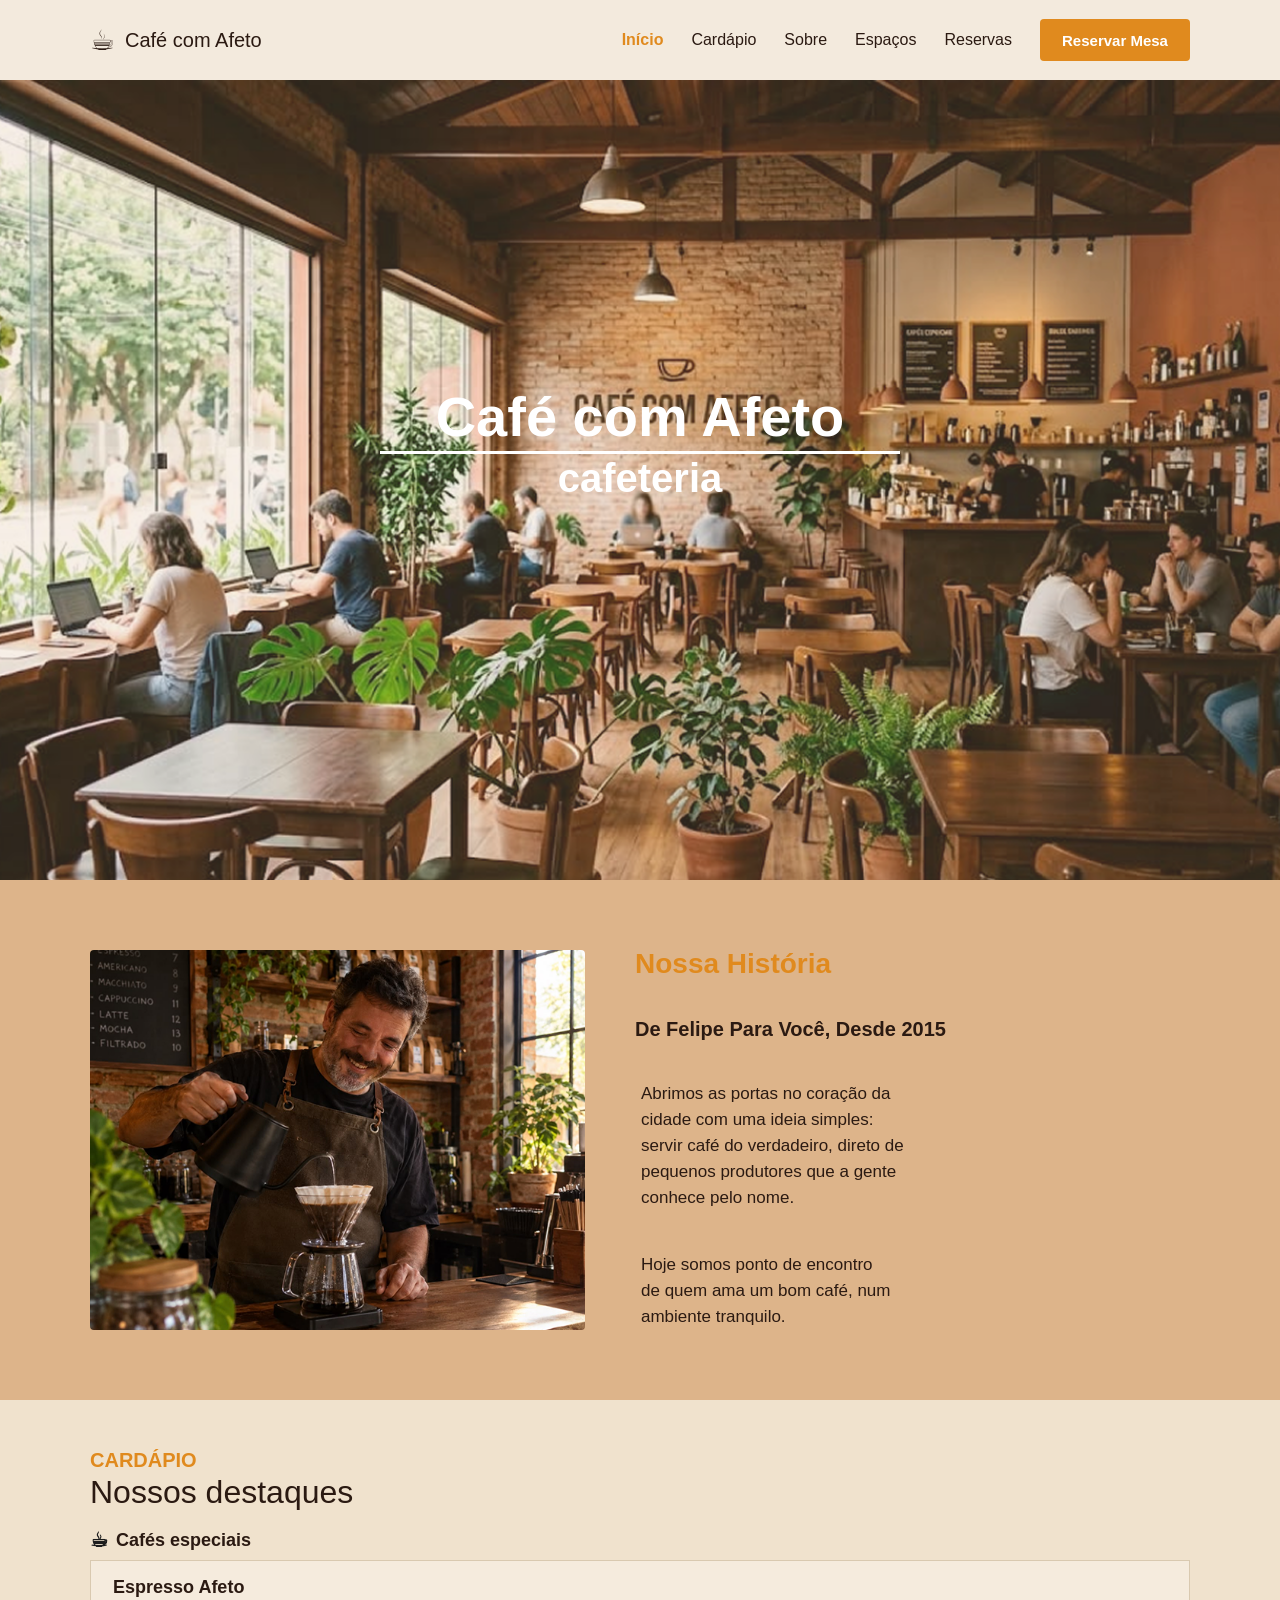
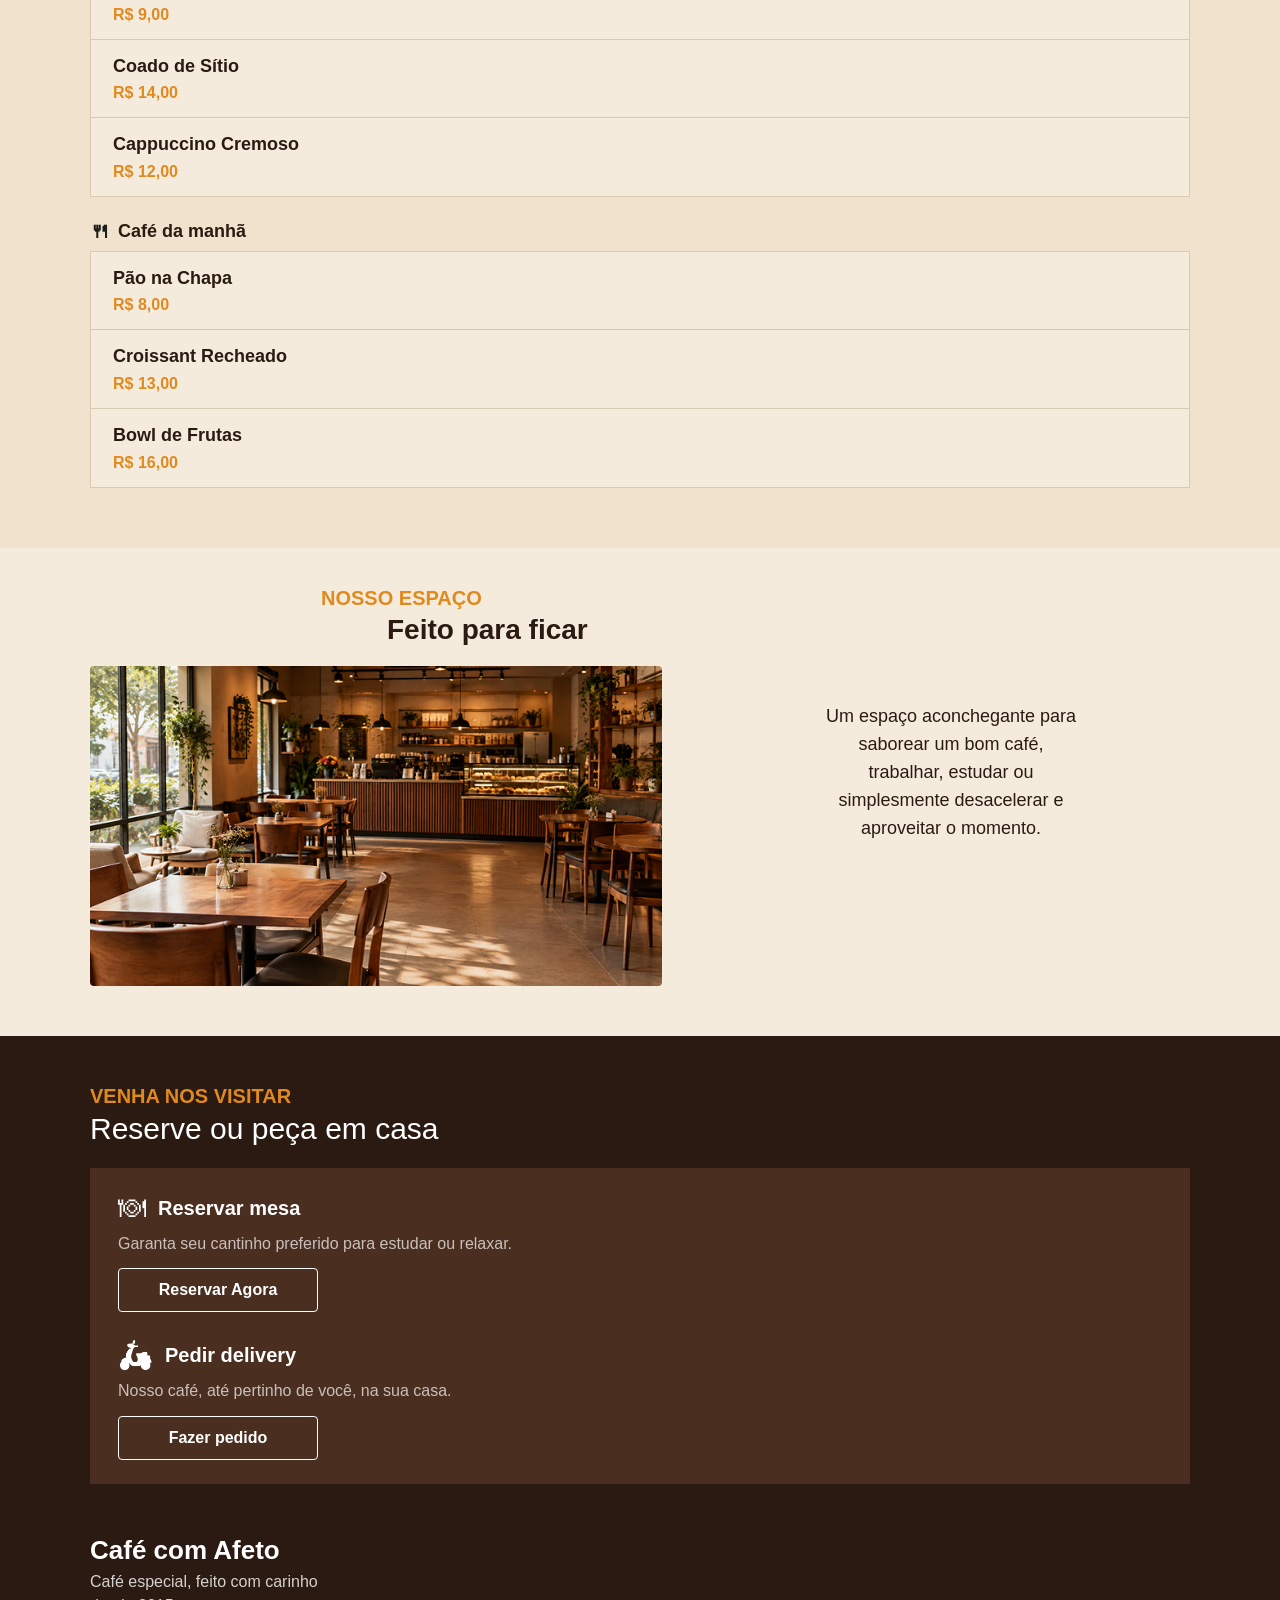
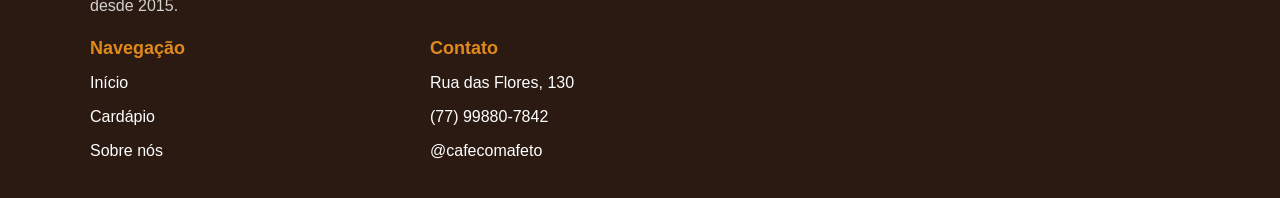
<file: index.html>
<!DOCTYPE html>
<html lang="pt-br">
<head>
  <meta charset="UTF-8">
  <meta name="viewport" content="width=device-width, initial-scale=1.0">
  <title>Café com Afeto</title>
  <link rel="stylesheet" href="estilo.css">
  
<header class="cabecalho">
    <h2 class="logo"><span class="logo-icone">&#9749;&#xFE0E;</span>Café com Afeto</h2>
    <nav class="navegacao">
      <a href="index.html" class="ativo">Início</a>
      <a href="cardapio.html" target="_blank" rel="noopener">Cardápio</a>
      <a href="sobre.html" target="_blank" rel="noopener">Sobre</a>
      <a href="#espaco">Espaços</a>
      <a href="#reservas">Reservas</a>
      <a href="#reservas" class="botao-reservar">Reservar Mesa</a>
    </nav>
  </header>

  <main>

    <section class="banner" id="inicio">
      <img src="img/Cafeteria.png" alt="Interior da cafeteria">
      <div class="banner-texto">
        <h1><strong>Café com Afeto</strong></h1>
        <p><strong>cafeteria</strong></p>
      </div>
    </section>

    <section class="sobre" id="sobre">
      <img src="img/Felipe.png" alt="Felipe preparando café">
      <div class="sobre-texto">
        <h2>Nossa História</h2>
        <h4>De Felipe Para Você, Desde 2015</h4>
        <p>Abrimos as portas no coração da<br>cidade com uma ideia simples:<br>servir café do verdadeiro, direto de<br>pequenos produtores que a gente<br>conhece pelo nome.</p>
        <p>Hoje somos ponto de encontro<br>de quem ama um bom café, num<br>ambiente tranquilo.</p>
      </div>
    </section>

    <section class="cardapio" id="cardapio">
      <h2 class="titulo">CARDÁPIO</h2>
      <h3 class="subtitulo">Nossos destaques</h3>

      <h4 class="categoria"><span class="icone">&#9749;&#xFE0E;</span>Cafés especiais</h4>
      <div class="lista">
        <div class="item">
          <p class="item-nome">Espresso Afeto</p>
          <p class="preco">R$ 9,00</p>
        </div>
        <div class="item">
          <p class="item-nome">Coado de Sítio</p>
          <p class="preco">R$ 14,00</p>
        </div>
        <div class="item">
          <p class="item-nome">Cappuccino Cremoso</p>
          <p class="preco">R$ 12,00</p>
        </div>
      </div>

      <h4 class="categoria"><span class="icone">&#127860;&#xFE0E;</span>Café da manhã</h4>
      <div class="lista">
        <div class="item">
          <p class="item-nome">Pão na Chapa</p>
          <p class="preco">R$ 8,00</p>
        </div>
        <div class="item">
          <p class="item-nome">Croissant Recheado</p>
          <p class="preco">R$ 13,00</p>
        </div>
        <div class="item">
          <p class="item-nome">Bowl de Frutas</p>
          <p class="preco">R$ 16,00</p>
        </div>
      </div>
    </section>

    <section class="espaco" id="espaco">
      <h2 class="titulo">NOSSO ESPAÇO</h2>
      <h3 class="subtitulo">Feito para ficar</h3>
      <div class="espaco-conteudo">
        <img src="img/Espaço.png" alt="Ambiente da cafeteria">
        <p class="espaco-texto">Um espaço aconchegante para<br>saborear um bom café,<br>trabalhar, estudar ou<br>simplesmente desacelerar e<br>aproveitar o momento.</p>
      </div>
    </section>

    <section class="reservas" id="reservas">
      <h2 class="titulo">VENHA NOS VISITAR</h2>
      <h3 class="subtitulo">Reserve ou peça em casa</h3>

      <div class="reservas-caixa">
        <div class="reserva-item">
          <div class="reserva-titulo">
            <span class="reserva-icone">&#127869;&#xFE0E;</span>
            <h4>Reservar mesa</h4>
          </div>
          <p class="reserva-desc">Garanta seu cantinho preferido para estudar ou relaxar.</p>
          <a href="#" class="botao">Reservar Agora</a>
        </div>

        <div class="reserva-item">
          <div class="reserva-titulo">
            <span class="reserva-icone">&#128757;</span>
            <h4>Pedir delivery</h4>
          </div>
          <p class="reserva-desc">Nosso café, até pertinho de você, na sua casa.</p>
          <a href="#" class="botao">Fazer pedido</a>
        </div>
      </div>
    </section>

  </main>

  <footer class="rodape">
    <div class="marca">
      <h4>Café com Afeto</h4>
      <p>Café especial, feito com carinho<br>desde 2015.</p>
    </div>
    <div class="coluna coluna-navegacao">
      <h4>Navegação</h4>
      <a href="index.html">Início</a>
      <a href="cardapio.html" target="_blank" rel="noopener">Cardápio</a>
      <a href="sobre.html" target="_blank" rel="noopener">Sobre nós</a>
    </div>
    <div class="coluna coluna-contato">
      <h4>Contato</h4>
      <p>Rua das Flores, 130</p>
      <p>(77) 99880-7842</p>
      <p>@cafecomafeto</p>
    </div>
  </footer>

</div>
</body>
</html>
</file>
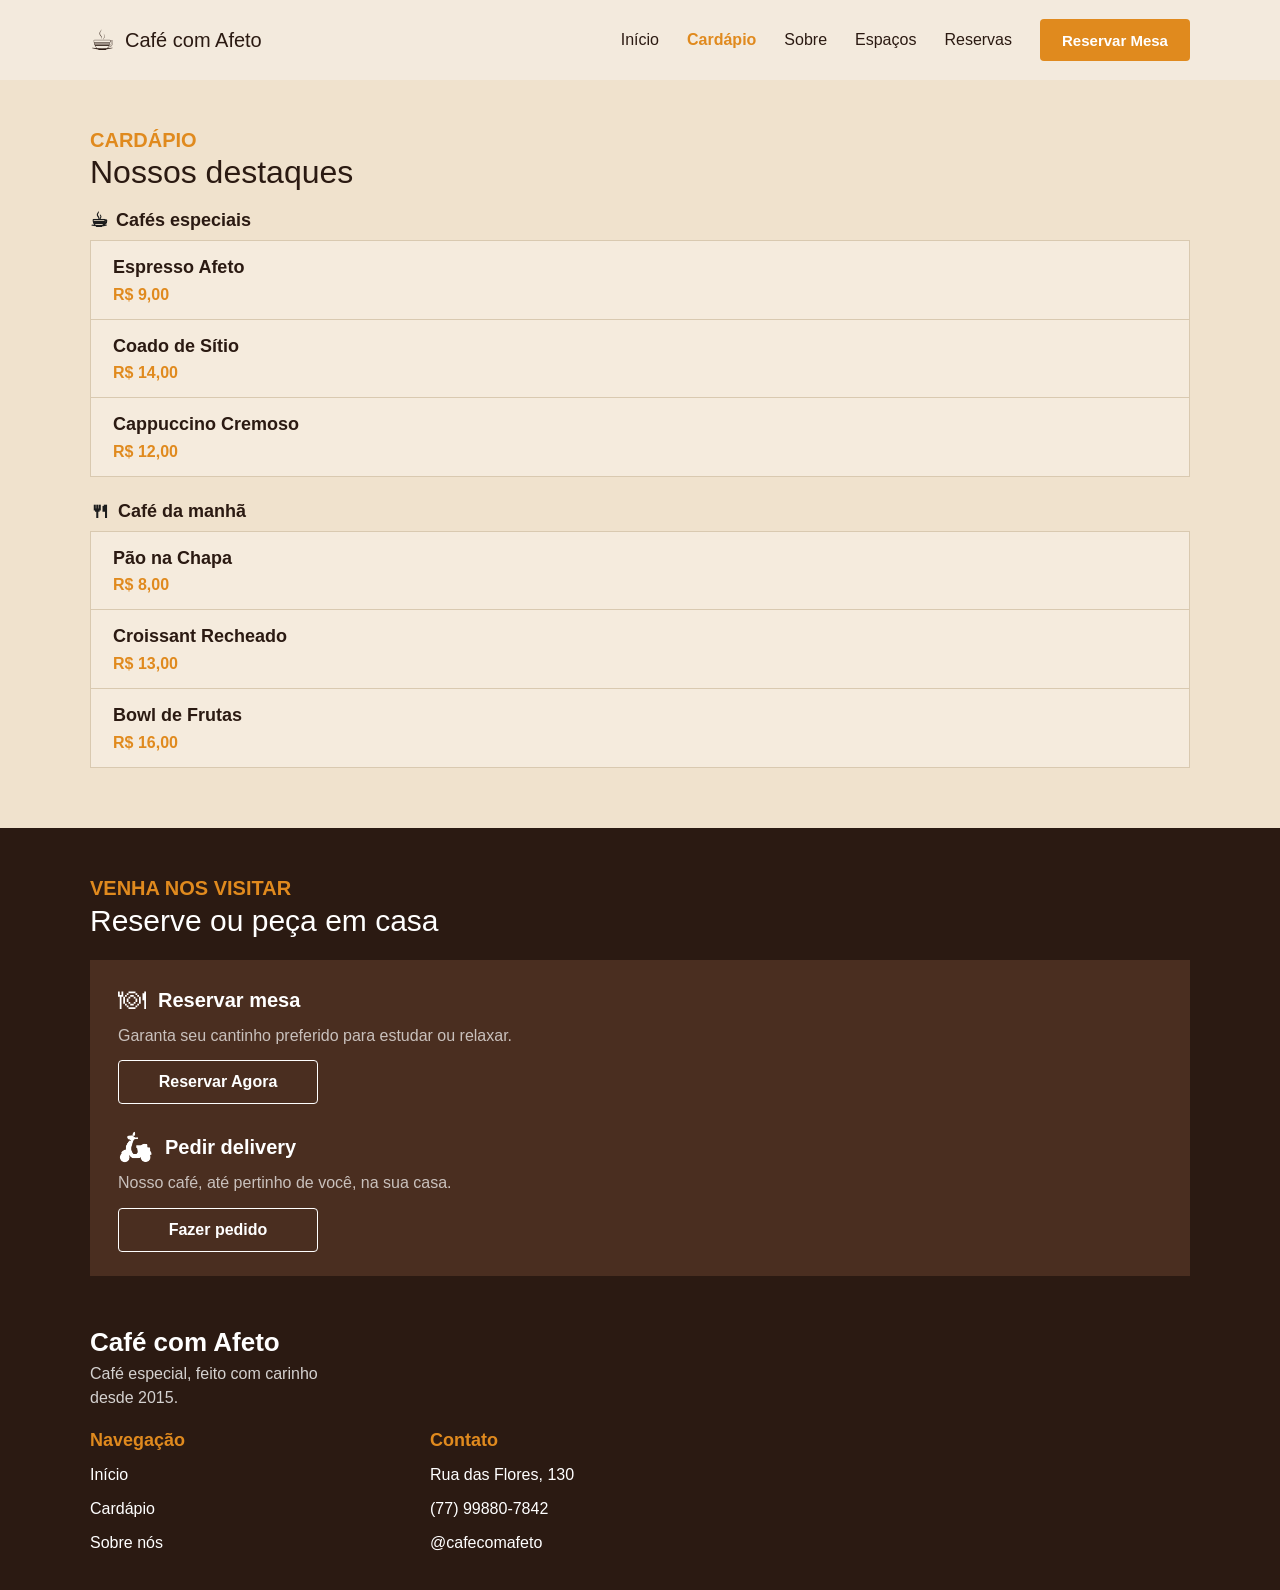
<file: cardapio.html>
<!DOCTYPE html>
<html lang="pt-br">
<head>
  <meta charset="UTF-8">
  <meta name="viewport" content="width=device-width, initial-scale=1.0">
  <title>Cardápio | Café com Afeto</title>
  <link rel="stylesheet" href="estilo.css">
</head>
<body>
<div class="pagina">

  <header class="cabecalho">
    <h2 class="logo"><span class="logo-icone">&#9749;&#xFE0E;</span>Café com Afeto</h2>
    <nav class="navegacao">
      <a href="index.html" target="_blank" rel="noopener">Início</a>
      <a href="cardapio.html" class="ativo">Cardápio</a>
      <a href="sobre.html" target="_blank" rel="noopener">Sobre</a>
      <a href="index.html#espaco" target="_blank" rel="noopener">Espaços</a>
      <a href="#reservas">Reservas</a>
      <a href="#reservas" class="botao-reservar">Reservar Mesa</a>
    </nav>
  </header>

  <main>

    <section class="cardapio" id="cardapio">
      <h2 class="titulo">CARDÁPIO</h2>
      <h3 class="subtitulo">Nossos destaques</h3>

      <h4 class="categoria"><span class="icone">&#9749;&#xFE0E;</span>Cafés especiais</h4>
      <div class="lista">
        <div class="item">
          <p class="item-nome">Espresso Afeto</p>
          <p class="preco">R$ 9,00</p>
        </div>
        <div class="item">
          <p class="item-nome">Coado de Sítio</p>
          <p class="preco">R$ 14,00</p>
        </div>
        <div class="item">
          <p class="item-nome">Cappuccino Cremoso</p>
          <p class="preco">R$ 12,00</p>
        </div>
      </div>

      <h4 class="categoria"><span class="icone">&#127860;&#xFE0E;</span>Café da manhã</h4>
      <div class="lista">
        <div class="item">
          <p class="item-nome">Pão na Chapa</p>
          <p class="preco">R$ 8,00</p>
        </div>
        <div class="item">
          <p class="item-nome">Croissant Recheado</p>
          <p class="preco">R$ 13,00</p>
        </div>
        <div class="item">
          <p class="item-nome">Bowl de Frutas</p>
          <p class="preco">R$ 16,00</p>
        </div>
      </div>
    </section>

    <section class="reservas" id="reservas">
      <h2 class="titulo">VENHA NOS VISITAR</h2>
      <h3 class="subtitulo">Reserve ou peça em casa</h3>

      <div class="reservas-caixa">
        <div class="reserva-item">
          <div class="reserva-titulo">
            <span class="reserva-icone">&#127869;&#xFE0E;</span>
            <h4>Reservar mesa</h4>
          </div>
          <p class="reserva-desc">Garanta seu cantinho preferido para estudar ou relaxar.</p>
          <a href="#" class="botao">Reservar Agora</a>
        </div>

        <div class="reserva-item">
          <div class="reserva-titulo">
            <span class="reserva-icone">&#128757;</span>
            <h4>Pedir delivery</h4>
          </div>
          <p class="reserva-desc">Nosso café, até pertinho de você, na sua casa.</p>
          <a href="#" class="botao">Fazer pedido</a>
        </div>
      </div>
    </section>

  </main>

  <footer class="rodape">
    <div class="marca">
      <h4>Café com Afeto</h4>
      <p>Café especial, feito com carinho<br>desde 2015.</p>
    </div>
    <div class="coluna coluna-navegacao">
      <h4>Navegação</h4>
      <a href="index.html" target="_blank" rel="noopener">Início</a>
      <a href="cardapio.html">Cardápio</a>
      <a href="sobre.html" target="_blank" rel="noopener">Sobre nós</a>
    </div>
    <div class="coluna coluna-contato">
      <h4>Contato</h4>
      <p>Rua das Flores, 130</p>
      <p>(77) 99880-7842</p>
      <p>@cafecomafeto</p>
    </div>
  </footer>

</div>
</body>
</html>
</file>
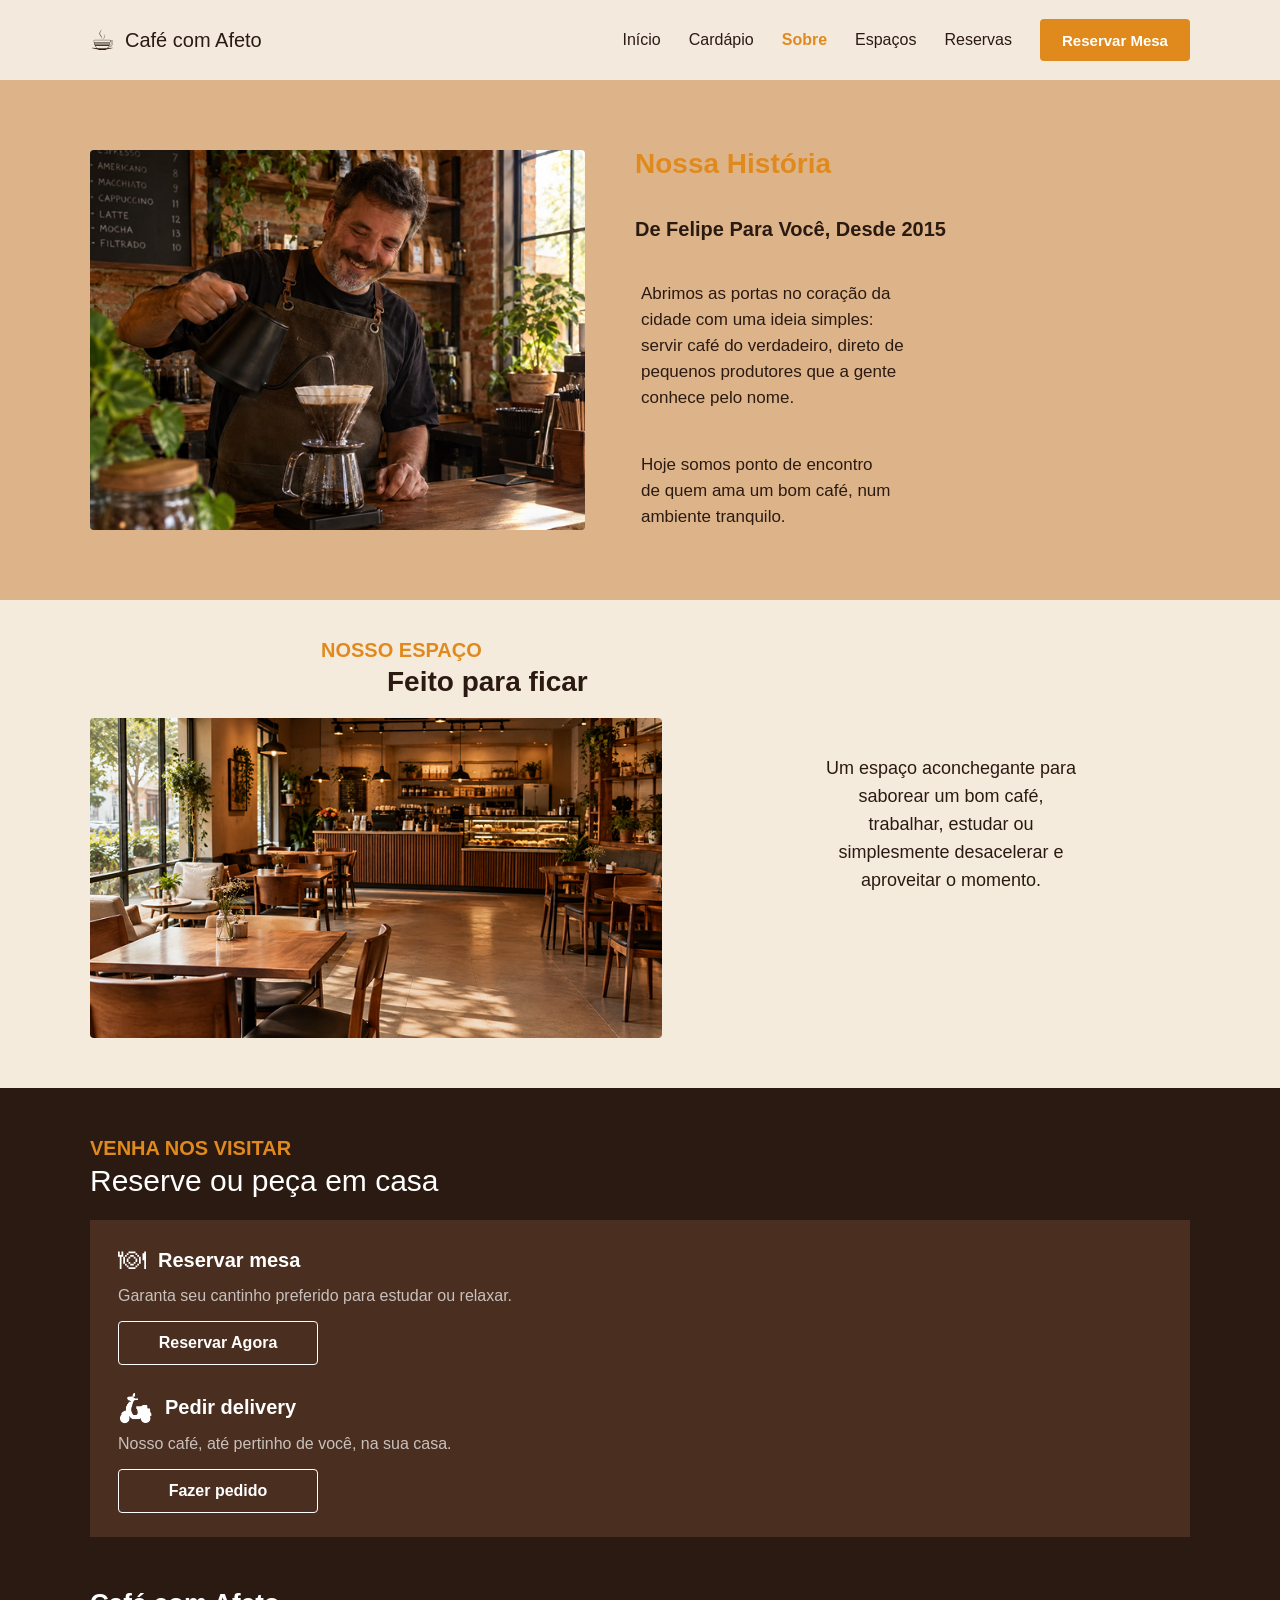
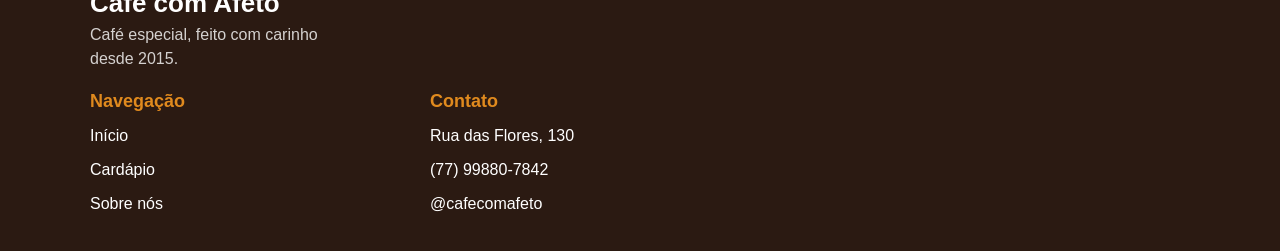
<file: sobre.html>
<!DOCTYPE html>
<html lang="pt-br">
<head>
  <meta charset="UTF-8">
  <meta name="viewport" content="width=device-width, initial-scale=1.0">
  <title>Sobre | Café com Afeto</title>
  <link rel="stylesheet" href="estilo.css">
</head>
<body>
<div class="pagina">

  <header class="cabecalho">
    <h2 class="logo"><span class="logo-icone">&#9749;&#xFE0E;</span>Café com Afeto</h2>
    <nav class="navegacao">
      <a href="index.html" target="_blank" rel="noopener">Início</a>
      <a href="cardapio.html" target="_blank" rel="noopener">Cardápio</a>
      <a href="sobre.html" class="ativo">Sobre</a>
      <a href="#espaco">Espaços</a>
      <a href="#reservas">Reservas</a>
      <a href="#reservas" class="botao-reservar">Reservar Mesa</a>
    </nav>
  </header>

  <main>

    <section class="sobre" id="sobre">
      <img src="img/Felipe.png" alt="Felipe preparando café">
      <div class="sobre-texto">
        <h2>Nossa História</h2>
        <h4>De Felipe Para Você, Desde 2015</h4>
        <p>Abrimos as portas no coração da<br>cidade com uma ideia simples:<br>servir café do verdadeiro, direto de<br>pequenos produtores que a gente<br>conhece pelo nome.</p>
        <p>Hoje somos ponto de encontro<br>de quem ama um bom café, num<br>ambiente tranquilo.</p>
      </div>
    </section>

    <section class="espaco" id="espaco">
      <h2 class="titulo">NOSSO ESPAÇO</h2>
      <h3 class="subtitulo">Feito para ficar</h3>
      <div class="espaco-conteudo">
        <img src="img/Espaço.png" alt="Ambiente da cafeteria">
        <p class="espaco-texto">Um espaço aconchegante para<br>saborear um bom café,<br>trabalhar, estudar ou<br>simplesmente desacelerar e<br>aproveitar o momento.</p>
      </div>
    </section>

    <section class="reservas" id="reservas">
      <h2 class="titulo">VENHA NOS VISITAR</h2>
      <h3 class="subtitulo">Reserve ou peça em casa</h3>

      <div class="reservas-caixa">
        <div class="reserva-item">
          <div class="reserva-titulo">
            <span class="reserva-icone">&#127869;&#xFE0E;</span>
            <h4>Reservar mesa</h4>
          </div>
          <p class="reserva-desc">Garanta seu cantinho preferido para estudar ou relaxar.</p>
          <a href="#" class="botao">Reservar Agora</a>
        </div>

        <div class="reserva-item">
          <div class="reserva-titulo">
            <span class="reserva-icone">&#128757;</span>
            <h4>Pedir delivery</h4>
          </div>
          <p class="reserva-desc">Nosso café, até pertinho de você, na sua casa.</p>
          <a href="#" class="botao">Fazer pedido</a>
        </div>
      </div>
    </section>

  </main>

  <footer class="rodape">
    <div class="marca">
      <h4>Café com Afeto</h4>
      <p>Café especial, feito com carinho<br>desde 2015.</p>
    </div>
    <div class="coluna coluna-navegacao">
      <h4>Navegação</h4>
      <a href="index.html" target="_blank" rel="noopener">Início</a>
      <a href="cardapio.html" target="_blank" rel="noopener">Cardápio</a>
      <a href="sobre.html">Sobre nós</a>
    </div>
    <div class="coluna coluna-contato">
      <h4>Contato</h4>
      <p>Rua das Flores, 130</p>
      <p>(77) 99880-7842</p>
      <p>@cafecomafeto</p>
    </div>
  </footer>

</div>
</body>
</html>
</file>
<file: estilo.css>
:root {
  --lado: max(40px, calc((100% - 1100px) / 2));
}
html {
  scroll-behavior: smooth;
  scroll-padding-top: 80px;
}
* {
  margin: 0;
  padding: 0;
  box-sizing: border-box;
  font-family: Arial, Helvetica, sans-serif;
}
body {
  background-color: #f3eadd;
  color: #2b1a12;
  font-size: 16px;
}
a {
  text-decoration: none;
}
img {
  display: block;
  width: 100%;
  background-color: #ddb48a;
}
.titulo {
  color: #e08a1e;
  font-size: 20px;
  line-height: 1;
}
.subtitulo {
  line-height: 1;
}
.cabecalho {
  position: sticky;
  top: 0;
  z-index: 10;
  height: 80px;
  padding: 0 var(--lado);
  background-color: #f3eadd;
  display: flex;
  justify-content: space-between;
  align-items: center;
}
.logo {
  display: flex;
  align-items: center;
  gap: 10px;
  font-size: 20px;
  font-weight: normal;
}
.logo-icone {
  font-size: 28px;
}
.navegacao {
  display: flex;
  align-items: center;
  gap: 28px;
}
.navegacao a {
  color: #2b1a12;
  font-size: 16px;
}
.navegacao a.ativo {
  color: #e08a1e;
  font-weight: bold;
}
.navegacao .botao-reservar {
  display: inline-flex;
  justify-content: center;
  align-items: center;
  width: 150px;
  height: 42px;
  border-radius: 4px;
  background-color: #e08a1e;
  color: white;
  font-size: 15px;
  font-weight: bold;
}
.banner {
  position: relative;
  height:800px;
}
.banner img {
  height: 100%;
  object-fit: cover;
}
.banner-texto {
  position: absolute;
  top: 0;
  left: 0;
  width: 100%;
  height: 100%;
  padding-bottom: 70px;
  color:white;
  display: flex;
  flex-direction: column;
  justify-content: center;
  align-items: center;
}
.banner-texto h1 {
  width: 520px;
  max-width: 90%;
  padding-bottom: 6px;
  border-bottom: 3px solid white;
  text-align: center;
  font-size: 56px;
  font-weight: normal;
  line-height: 1;
}
.banner-texto p {
  font-size: 40px;
  line-height: 1.2;
}
.sobre {
  position: static;
  padding: 70px var(--lado);
  background-color: #ddb48a;
  display: flex;
  flex-direction: row;
  align-items: center;
  gap: 50px;
}
.sobre img {
  width: 45%;
  height: 380px;
  flex-shrink: 0;
  object-fit: cover;
  border-radius: 4px;
}
.sobre-texto {
  flex: 1;
  height: 380px;
  display: flex;
  flex-direction: column;
  justify-content: space-between;
}
.sobre-texto h2 {
  color: #e08a1e;
  font-size: 28px;
  line-height: 1;
}
.sobre-texto h4 {
  font-size: 20px;
  line-height: 1;
}
.sobre-texto p {
  padding-left: 6px;
  font-size: 17px;
  line-height: 26px;
  white-space: nowrap;
}
.cardapio {
  padding: 50px var(--lado) 60px;
  background-color: #f0e2cd;
}
.cardapio .titulo {
  font-weight: bold;
}
.cardapio .subtitulo {
  margin: 6px 0 22px 0;
  font-size: 32px;
  font-weight: normal;
}
.categoria {
  display: flex;
  align-items: center;
  gap: 8px;
  margin: 0 0 10px 0;
  font-size: 18px;
  line-height: 1;
}
.lista + .categoria {
  margin-top: 24px;
}
.icone {
  font-size: 20px;
  filter: grayscale(1);
}
.lista {
  border: 1px solid #d9c9b0;
  background-color: #f5ebdd;
}
.item {
  padding: 16px 22px;
  border-bottom: 1px solid #d9c9b0;
}
.item:last-child {
  border-bottom: none;
}
.item-nome {
  margin-bottom: 8px;
  font-size: 18px;
  font-weight: bold;
  line-height: 1.2;
}
.preco {
  color: #e08a1e;
  font-size: 16px;
  font-weight: bold;
  line-height: 1;
}
.espaco {
  padding: 40px var(--lado) 50px;
  background-color: #f5ebdd;
}
.espaco .titulo {
  margin-left: 21%;
  font-weight: bold;
}
.espaco .subtitulo {
  margin: 8px 0 22px 27%;
  font-size: 28px;
  font-weight: bold;
}
.espaco-conteudo {
  display: flex;
  flex-direction: row;
  align-items: flex-start;
  gap: 50px;
}
.espaco-conteudo img {
  width: 52%;
  height: 320px;
  flex-shrink: 0;
  object-fit: cover;
  border-radius: 4px;
}
.espaco-texto {
  flex: 1;
  padding-top: 36px;
  text-align: center;
  font-size: 18px;
  line-height: 28px;
  white-space: nowrap;
}
.reservas {
  padding: 50px var(--lado) 0 var(--lado);
  background-color: #2b1a12;
  color: white;
}
.reservas .titulo {
  font-weight: bold;
}
.reservas .subtitulo {
  margin: 8px 0 24px 0;
  font-size: 30px;
  font-weight: normal;
}

.reservas-caixa {
  padding: 24px 28px;
  background-color: #4a2e20;
  display: flex;
  flex-direction: column;
  gap: 26px;
}

.reserva-item {
  display: flex;
  flex-direction: column;
  align-items: flex-start;
}

.reserva-titulo {
  display: flex;
  align-items: center;
  gap: 12px;
}

.reserva-icone {
  font-size: 28px;
  filter: brightness(0) invert(1);
}

.reserva-titulo h4 {
  font-size: 20px;
  line-height: 1;
}

.reserva-desc {
  margin: 10px 0 14px 0;
  color: rgba(255, 255, 255, 0.7);
  font-size: 16px;
  line-height: 1.3;
}

.botao {
  display: inline-flex;
  justify-content: center;
  align-items: center;
  width: 200px;
  height: 44px;
  border: 1px solid white;
  border-radius: 4px;
  background-color: transparent;
  color: white;
  font-size: 16px;
  font-weight: bold;
}

.botao:hover {
  background-color: #e08a1e;
  border-color: #e08a1e;
}

.rodape {
  padding: 50px var(--lado) 30px var(--lado);
  background-color: #2b1a12;
  color: white;
  display: grid;
  grid-template-columns: 340px 1fr;
  grid-template-rows: auto auto;
  row-gap: 12px;
  justify-items: start;
  align-items: start;
}

.marca {
  grid-column: 1 / 3;
  grid-row: 1;
}

.marca h4 {
  margin-bottom: 4px;
  font-size: 26px;
  line-height: 32px;
}

.marca p {
  color: rgba(255, 255, 255, 0.8);
  font-size: 16px;
  line-height: 24px;
  white-space: nowrap;
}

.coluna-navegacao {
  grid-column: 1;
  grid-row: 2;
}

.coluna-contato {
  grid-column: 2;
  grid-row: 2;
}

.coluna h4 {
  color: #e08a1e;
  font-size: 18px;
  line-height: 36px;
}

.coluna a,
.coluna p {
  display: block;
  color: white;
  font-size: 16px;
  line-height: 34px;
}

.topo-pagina {
  height: 220px;
  padding: 0 var(--lado);
  background-color: #ddb48a;
  display: flex;
  flex-direction: column;
  justify-content: center;
}

.topo-pagina h1 {
  margin-bottom: 12px;
  font-size: 44px;
  line-height: 1;
}

.topo-pagina p {
  font-size: 20px;
}

.produtos {
  padding: 50px var(--lado) 60px;
  background-color: #f0e2cd;
}

.produtos .titulo {
  margin-bottom: 20px;
  font-weight: bold;
}

.produtos-grade {
  display: grid;
  grid-template-columns: repeat(3, 1fr);
  gap: 24px;
  margin-bottom: 44px;
}

.produtos-grade:last-child {
  margin-bottom: 0;
}

.produto {
  display: flex;
  flex-direction: column;
  border: 1px solid #d9c9b0;
  border-radius: 8px;
  background-color: #f5ebdd;
  overflow: hidden;
}

.produto img {
  height: 190px;
  object-fit: cover;
}

.produto-info {
  flex: 1;
  padding: 18px;
  display: flex;
  flex-direction: column;
  justify-content: space-between;
  gap: 12px;
}

.produto-info h4 {
  font-size: 20px;
  line-height: 1.1;
}

.produto-info .descricao {
  color: #5b4538;
  font-size: 15px;
  line-height: 22px;
}

.produto-info .preco {
  font-size: 20px;
}

.historia-completa {
  padding: 60px var(--lado);
  background-color: #f0e2cd;
  display: flex;
  flex-direction: row;
  align-items: center;
  gap: 50px;
}

.historia-completa.invertida {
  flex-direction: row-reverse;
  background-color: #f5ebdd;
}

.historia-completa img {
  width: 42%;
  height: 330px;
  flex-shrink: 0;
  object-fit: cover;
  border-radius: 4px;
}

.historia-completa .texto {
  flex: 1;
}

.historia-completa h2 {
  margin-bottom: 18px;
  color: #e08a1e;
  font-size: 28px;
  line-height: 1;
}

.historia-completa p {
  margin-bottom: 14px;
  font-size: 17px;
  line-height: 28px;
}

.historia-completa p:last-child {
  margin-bottom: 0;
}

.valores {
  padding: 50px var(--lado) 60px;
  background-color: #ddb48a;
}

.valores .titulo {
  margin-bottom: 24px;
  font-weight: bold;
}

.valores-grade {
  display: grid;
  grid-template-columns: repeat(3, 1fr);
  gap: 24px;
}

.valor {
  padding: 28px;
  border-radius: 8px;
  background-color: #f3eadd;
}

.valor h4 {
  margin-bottom: 10px;
  font-size: 20px;
}

.valor p {
  font-size: 16px;
  line-height: 24px;
}

.botoes-pagina {
  padding: 44px var(--lado);
  background-color: #f5ebdd;
  display: flex;
  justify-content: center;
  gap: 20px;
}

.botao-pagina {
  display: inline-flex;
  justify-content: center;
  align-items: center;
  width: 200px;
  height: 54px;
  border: 2px solid #e08a1e;
  border-radius: 4px;
  background-color: #e08a1e;
  color: white;
  font-size: 17px;
  font-weight: bold;
}

.botao-pagina.claro {
  background-color: transparent;
  color: #e08a1e;
}

.botao-pagina:hover {
  border-color: #2b1a12;
  background-color: #2b1a12;
  color: white;
}
</file>
